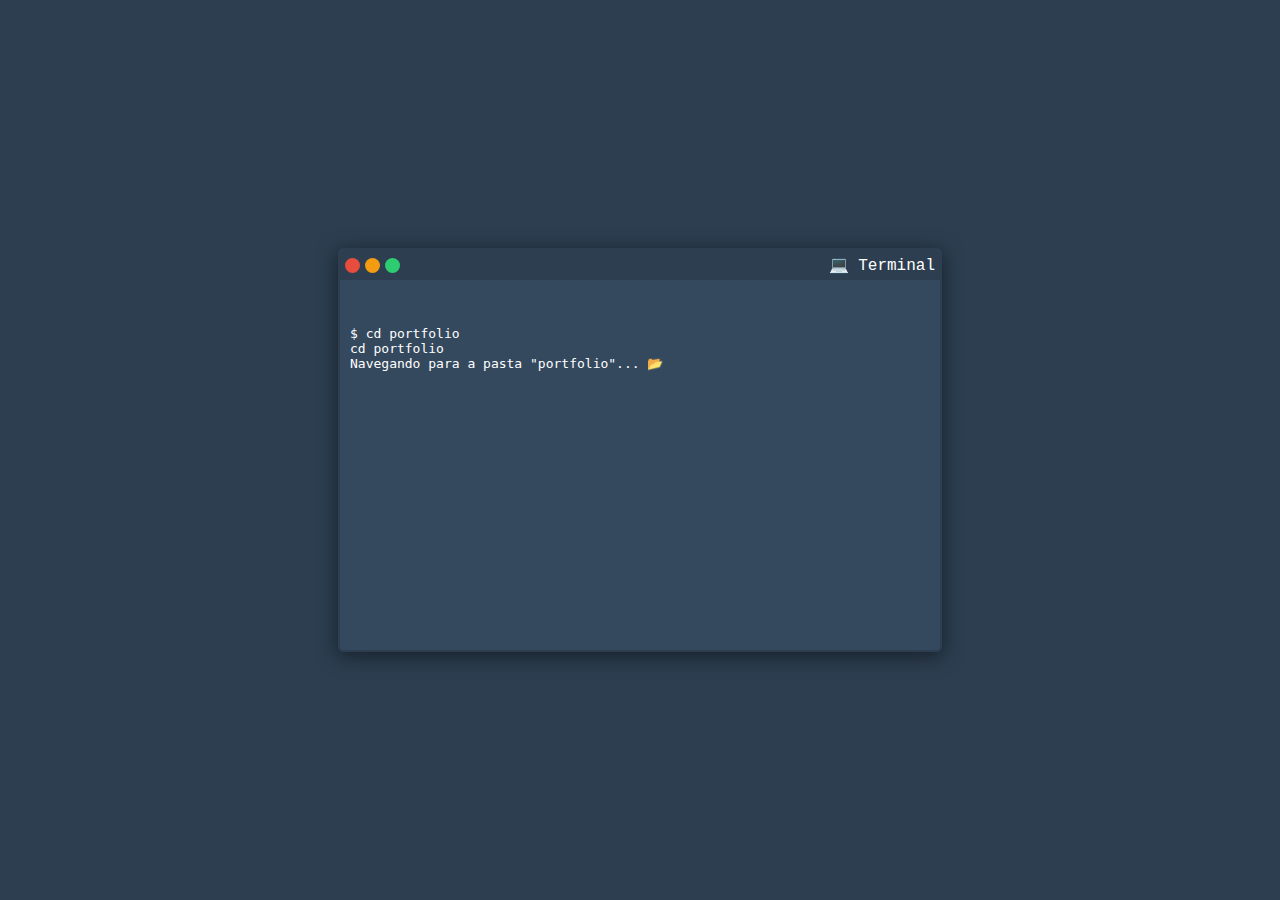
<file: index.html>
<!DOCTYPE html>
<html lang="pt-BR">
<head>
    <meta charset="UTF-8">
    <meta name="viewport" content="width=device-width, initial-scale=1.0">
    <title>Terminal de Hacking</title>
    <style>
        body {
            background-color: #2c3e50;
            display: flex;
            justify-content: center;
            align-items: center;
            height: 100vh;
            margin: 0;
            font-family: 'Courier New', Courier, monospace;
        }

        .window {
            background: #34495e;
            border: 2px solid #2c3e50;
            border-radius: 5px;
            box-shadow: 0 4px 20px rgba(0, 0, 0, 0.5);
            width: 600px;
            height: 400px;
            position: relative;
            overflow: hidden;
        }

        .title-bar {
            background: #2c3e50;
            color: #ffffff;
            display: flex;
            justify-content: space-between;
            align-items: center;
            padding: 5px;
            border-top-left-radius: 5px;
            border-top-right-radius: 5px;
        }

        .buttons {
            display: flex;
        }

        .buttons div {
            width: 15px;
            height: 15px;
            margin-right: 5px;
            border-radius: 50%;
            cursor: pointer;
        }

        .close { background: #e74c3c; }
        .minimize { background: #f39c12; }
        .maximize { background: #2ecc71; }

        .content {
            padding: 10px;
            height: calc(100% - 30px);
            overflow-y: auto;
            color: #ffffff;
            white-space: pre-wrap;
        }

        pre {
            margin: 0;
        }

        .loading {
            display: inline-block;
            animation: blink 1s infinite;
        }

        @keyframes blink {
            0%, 100% { opacity: 1; }
            50% { opacity: 0; }
        }

        .directory {
            color: #3498db;
        }

        .file {
            color: #2ecc71;
        }

        .access-message {
            color: #eeeeee;
            margin-top: 10px;
        }
    </style>
</head>
<body>
    <div class="window">
        <div class="title-bar">
            <div class="buttons">
                <div class="close"></div>
                <div class="minimize"></div>
                <div class="maximize"></div>
            </div>
            <div class="title">💻 Terminal</div>
        </div>
        <div class="content" id="terminal-content">
            <pre id="terminal-output"></pre>
        </div>
    </div>

    <script>
        const terminalOutput = document.getElementById('terminal-output');
        const terminalContent = document.getElementById('terminal-content');

        const commands = [
            'cd portfolio',
            'ls -la',
            'cat curriculo.pdf',
            'cat projetos.html',
            'cd ..',
            'nmap -sP 192.168.0.1/24',
            'ssh user@192.168.0.5',
            'curl -s http://example.com/sensitive-data',
        ];

        const commandResponses = {
            'cd portfolio': 'Navegando para a pasta "portfolio"... 📂\n',
            'ls -la': '📁 portfolio\n-rw-r--r-- 1 user user 1256 curriculo.pdf\n-rw-r--r-- 1 user user 2000 projetos.html\n',
            'cat curriculo.pdf': 'Conteúdo do curriculo.pdf: [Conteúdo do currículo]\n',
            'cat projetos.html': 'Conteúdo do projetos.html: [Conteúdo dos projetos]\n',
            'cd ..': 'Navegando de volta ao diretório anterior... 🔙\n',
            'nmap -sP 192.168.0.1/24': '🔍 Nmap scan report for 192.168.0.1\nHost is up.\n',
            'ssh user@192.168.0.5': '🔒 user@192.168.0.5\'s password: \nAcesso concedido. 🔓',
            'curl -s http://example.com/sensitive-data': '💾 Dados Sensíveis: user:password123\n',
        };

        let currentCommand = 0;
        const totalDuration = 6000; // Total em milissegundos
        const commandDuration = totalDuration / commands.length; // Duração de cada comando

        function typeCommand(command, callback) {
            terminalOutput.innerHTML += `$ ${command} <span class="loading">|</span>\n`;
            let index = 0;
            const typingSpeed = command.length / (commandDuration / 100);

            const interval = setInterval(() => {
                if (index < command.length) {
                    terminalOutput.innerHTML += command[index++];
                } else {
                    clearInterval(interval);
                    terminalOutput.innerHTML += '\n';
                    terminalOutput.innerHTML = terminalOutput.innerHTML.replace(/<span class="loading">.*<\/span>/, '');
                    callback();
                }
                terminalContent.scrollTop = terminalContent.scrollHeight;
            }, typingSpeed);
        }

        function showAccessMessage() {
            terminalOutput.innerHTML += 'Acesso à pasta "portfolio" obtido! 🎉\n';
            terminalOutput.innerHTML += 'Pressione Enter para acessar o seu portfolio.\n';
            terminalContent.scrollTop = terminalContent.scrollHeight;
            window.addEventListener('keydown', function(event) {
                if (event.key === 'Enter') {
                    window.location.href = '../dark-hack/home'; // Redireciona para a página do portfolio
                }
            });
        }

        function simulateTerminal() {
            if (currentCommand < commands.length) {
                const command = commands[currentCommand];
                typeCommand(command, () => {
                    terminalOutput.innerHTML += commandResponses[command] || 'Comando não encontrado.\n';
                    currentCommand++;
                    setTimeout(simulateTerminal, commandDuration);
                });
            } else {
                showAccessMessage();
            }
        }

        simulateTerminal();
    </script>
</body>
</html>
</file>
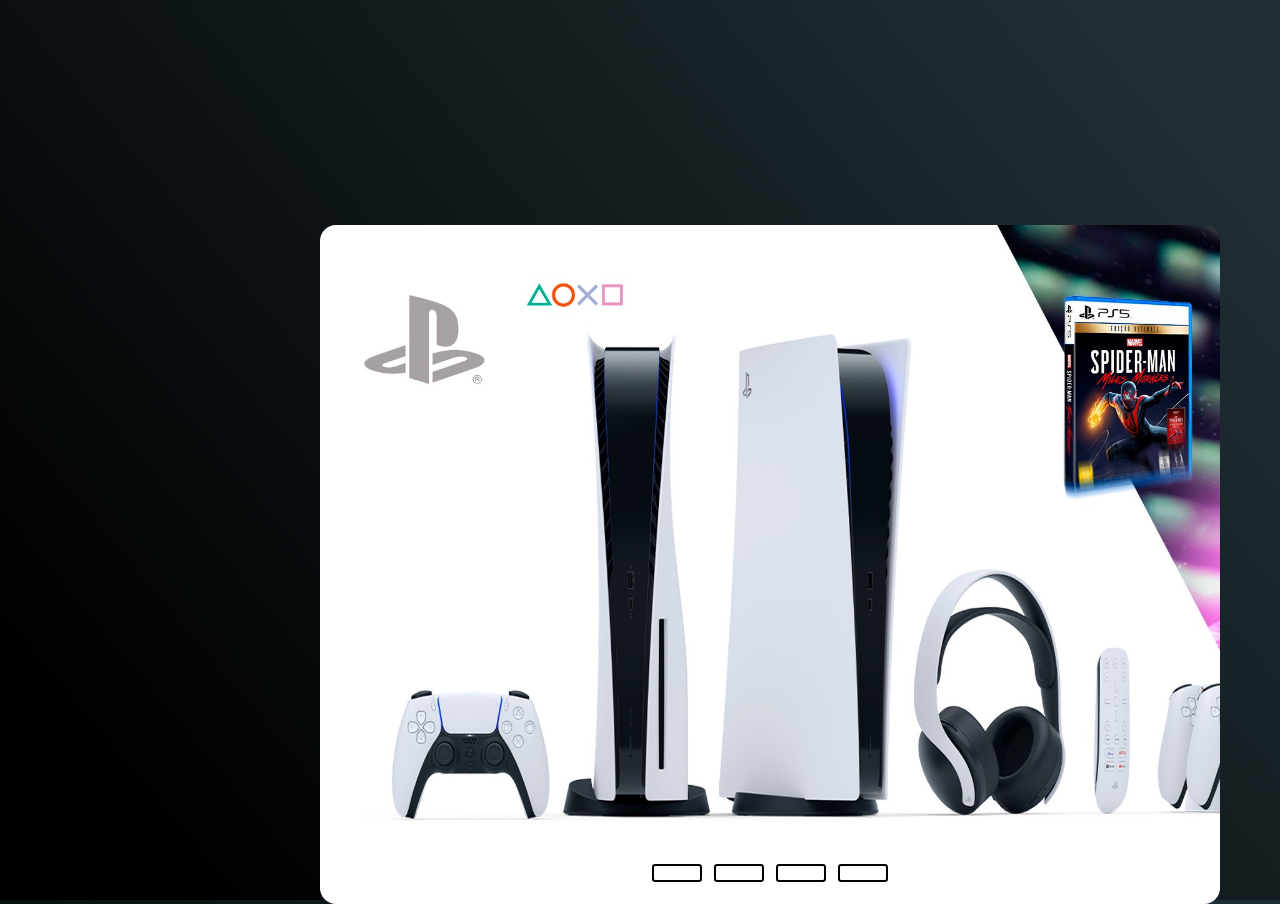
<file: dark-hack/carrossel/index.html>
<!DOCTYPE html>
<html lang="pt-br">
<head>
    <meta charset="UTF-8">
    <meta name="viewport" content="width=device-width, initial-scale=1.0">
    <title>Carrosel de imagens</title>
    <link rel="stylesheet" href="carrossel.css">
</head>
<body>
  <div class="content">
    <div class="slides">
      <input type="radio" name="slide" id="slide1" checked>
      <input type="radio" name="slide" id="slide2">
      <input type="radio" name="slide" id="slide3">
      <input type="radio" name="slide" id="slide4">

      <div class="slide s1">
        <img src="./carrossell-img/1.jpeg" alt="Chalé ao pé da montanha">
      </div>

      <div class="slide">
        <img src="./carrossell-img/2.jpeg" alt="Chalé ao pé da montanha">
      </div>

      <div class="slide">
        <img src="./carrossell-img/3.jpeg" alt="Chalé ao pé da montanha">
      </div>

      <div class="slide">
        <img src="./carrossell-img/4.jpeg" alt="Chalé ao pé da montanha">
      </div>

    </div>

    <div class="navigation">
      <label class="bar" for="slide1"></label>
      <label class="bar" for="slide2"></label>
      <label class="bar" for="slide3"></label>
      <label class="bar" for="slide4"></label>
    </div>
  </div>
</body>
</html>
</file>
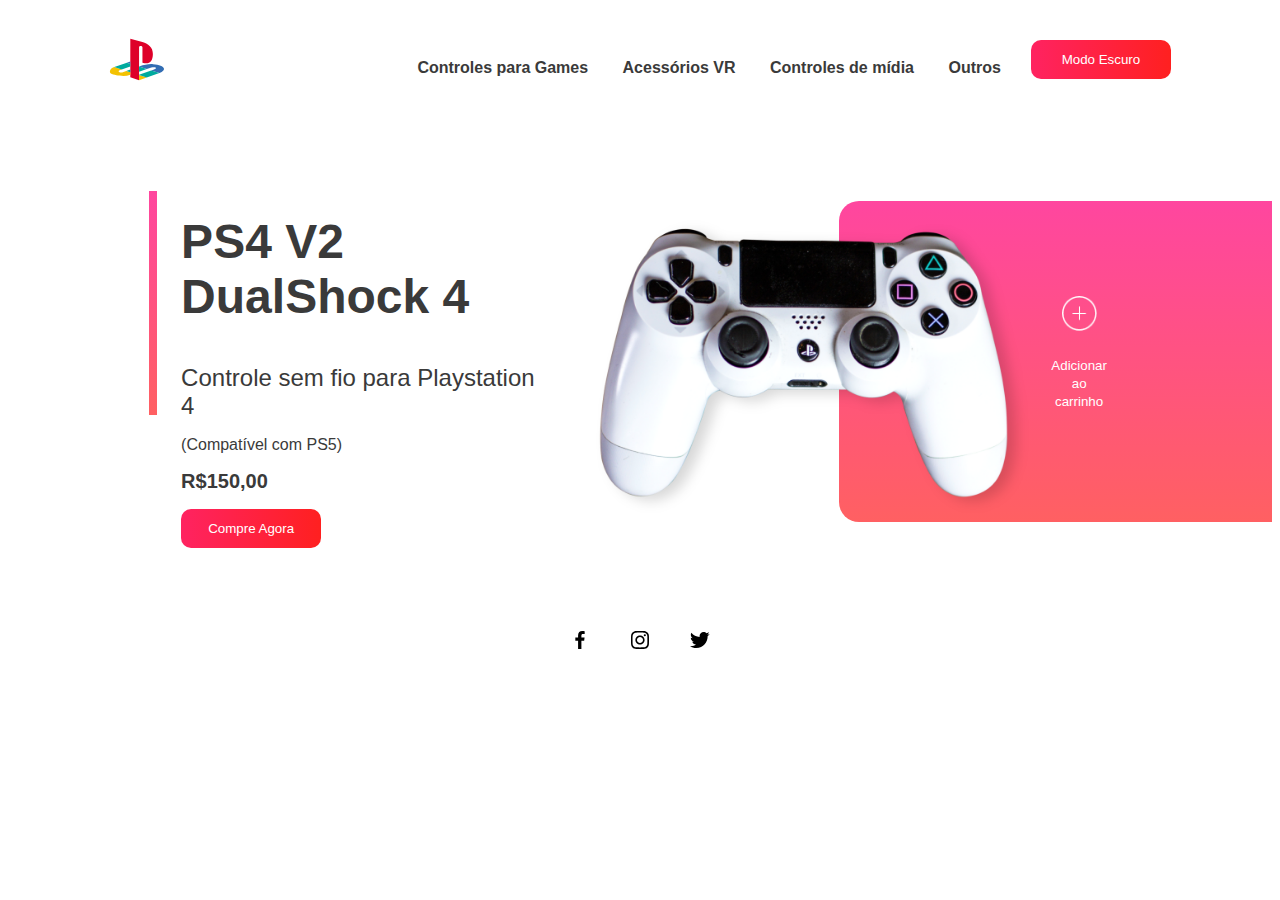
<file: dark-hack/lp2/index.html>
<!DOCTYPE html>
<html lang="pt-br">
  <head>
    <meta charset="UTF-8" />
    <meta name="viewport" content="width=device-width, initial-scale=1.0" />
    <title>Playstation WebStore</title>
    <link rel="stylesheet" href="assets/style.css" />
    <link rel="icon" href="assets/images/logo.svg" />
  </head>

  <body>
    <main class="container">
      <div class="navBar">
        <img src="assets/images/logo.svg" class="logo" />

        <nav>
          <ul id="menuLinks">
            <li><a href="">Controles para Games</a></li>
            <li><a href="">Acessórios VR</a></li>
            <li><a href="">Controles de mídia</a></li>
            <li><a href="">Outros</a></li>
          </ul>
        </nav>

        <!-- Botão de alternância de modo escuro -->
        <button id="toggleDarkMode">Modo Escuro</button>

        <!-- Quando clicarmos no menu, abre o dropdown com links: -->
        <div
          class="menu"
          aria-label="Abrir Menu"
          onclick="toggleMenu(), this.classList.toggle('opened');this.setAttribute('aria-expanded', this.classList.contains('opened'))"
        >
          <svg width="45" height="50" viewBox="0 0 100 100">
            <path
              class="line line1"
              d="M 20,29.000046 H 80.000231 C 80.000231,29.000046 94.498839,28.817352 94.532987,66.711331 94.543142,77.980673 90.966081,81.670246 85.259173,81.668997 79.552261,81.667751 75.000211,74.999942 75.000211,74.999942 L 25.000021,25.000058"
            />
            <path class="line line2" d="M 20,50 H 80" />
            <path
              class="line line3"
              d="M 20,70.999954 H 80.000231 C 80.000231,70.999954 94.498839,71.182648 94.532987,33.288669 94.543142,22.019327 90.966081,18.329754 85.259173,18.331003 79.552261,18.332249 75.000211,25.000058 75.000211,25.000058 L 25.000021,74.999942"
            />
          </svg>
        </div>
      </div>

      <div class="row">
        <div class="col1">
          <h2>
            PS4 V2 <br />
            DualShock 4
          </h2>
          <h3>Controle sem fio para Playstation 4</h3>
          <p>(Compatível com PS5)</p>
          <h4>R$150,00</h4>
          <button type="button" class="buy-now-button">
            Compre Agora <img src="assets/images/arrow.png" />
          </button>
        </div>

        <div class="col2">
          <img src="assets/images/controller.png" class="controller" />
          <div class="controllerBackground"></div>

          <div class="addCartBtn">
            <img src="assets/images/add.png" alt="" />
            <p><small>Adicionar ao carrinho</small></p>
          </div>
        </div>
      </div>

      <div class="socialLinks">
        <img src="assets/images/fb.svg" alt="FacebookIconLink" />
        <img src="assets/images/ig.svg" alt="InstagramIconLink" />
        <img src="assets/images/tw.svg" alt="TwitterIconLink" />
      </div>
    </main>

    <script>
      let menuLinks = document.getElementById("menuLinks");
      menuLinks.style.maxHeight = "0px";

      function toggleMenu() {
        if (menuLinks.style.maxHeight === "0px") {
          menuLinks.style.maxHeight = "130px";
        } else {
          menuLinks.style.maxHeight = "0px";
        }
      }

      // Função para alternar entre modo claro e modo escuro
      document.getElementById('toggleDarkMode').addEventListener('click', () => {
        document.body.classList.toggle('dark-mode');
        document.querySelector('.navBar').classList.toggle('dark-mode');
        document.querySelectorAll('button').forEach(btn => btn.classList.toggle('dark-mode'));
      });
    </script>
  </body>
</html>
</file>
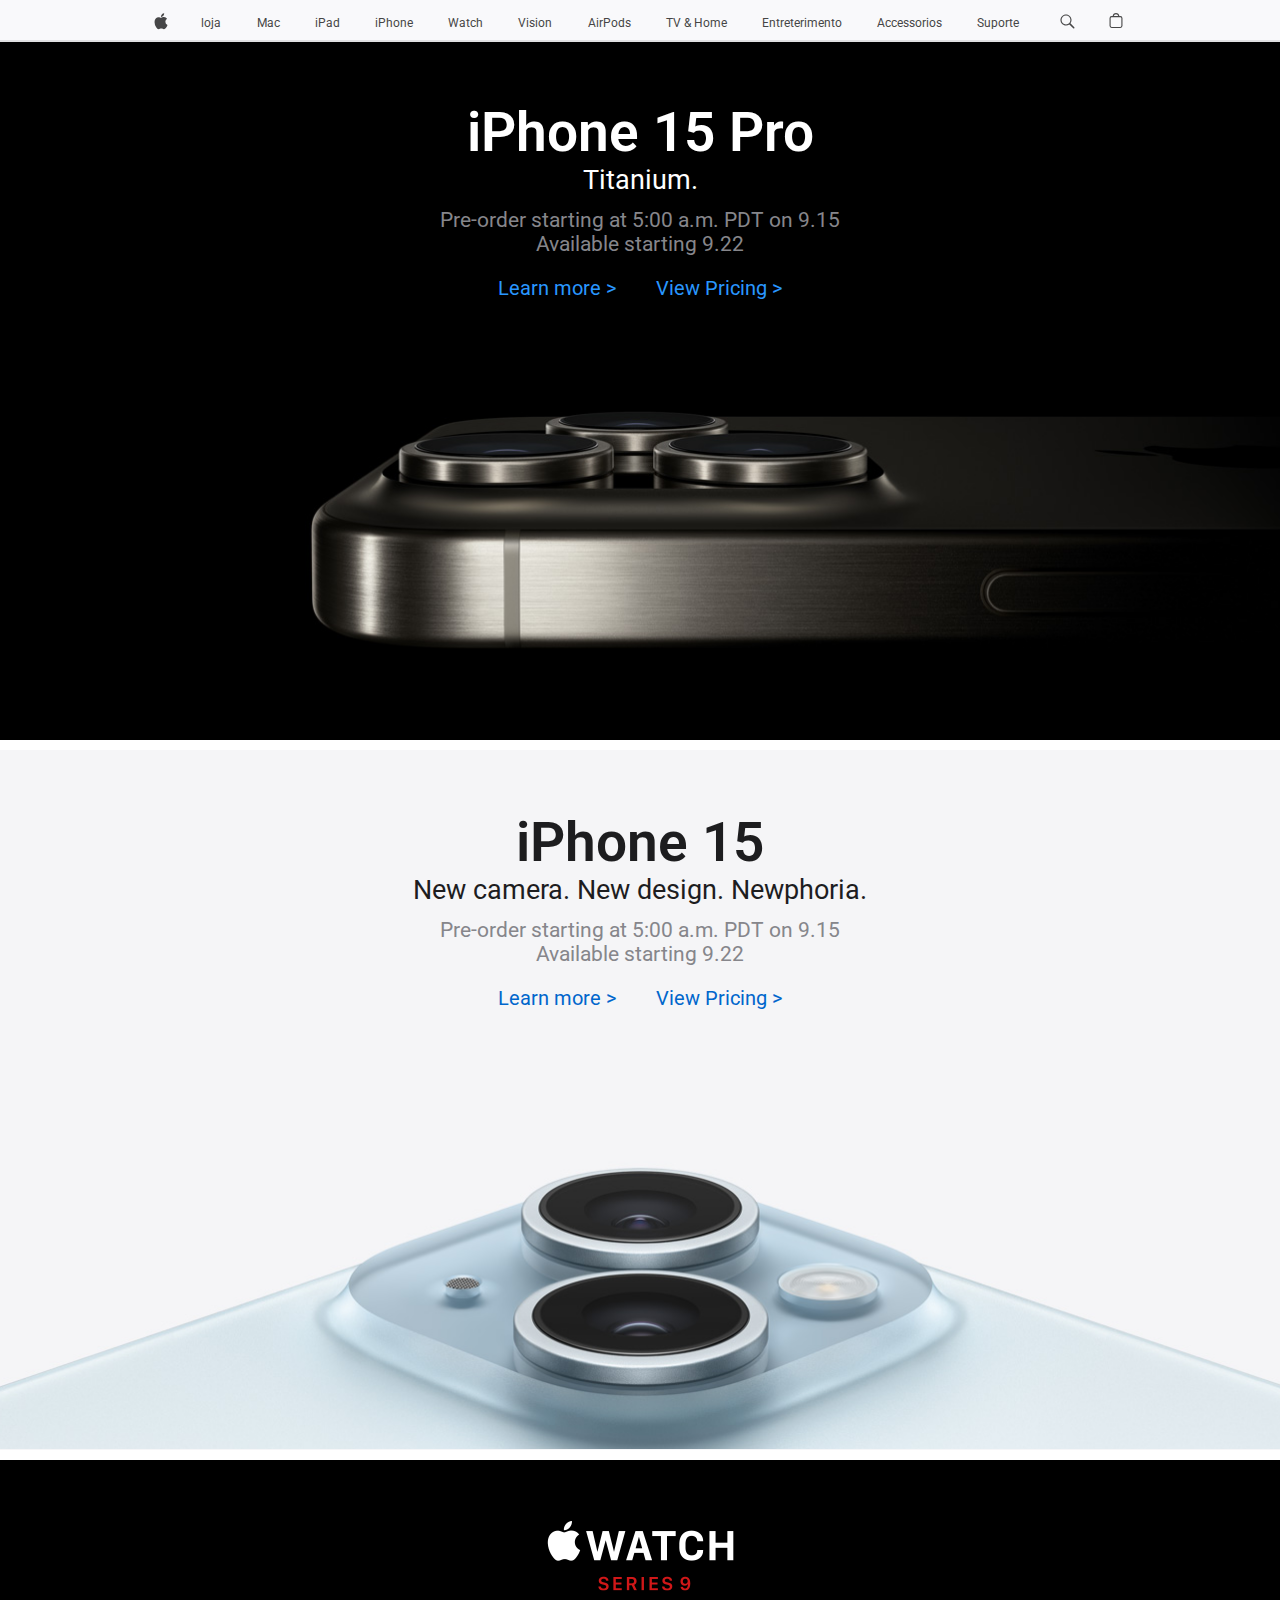
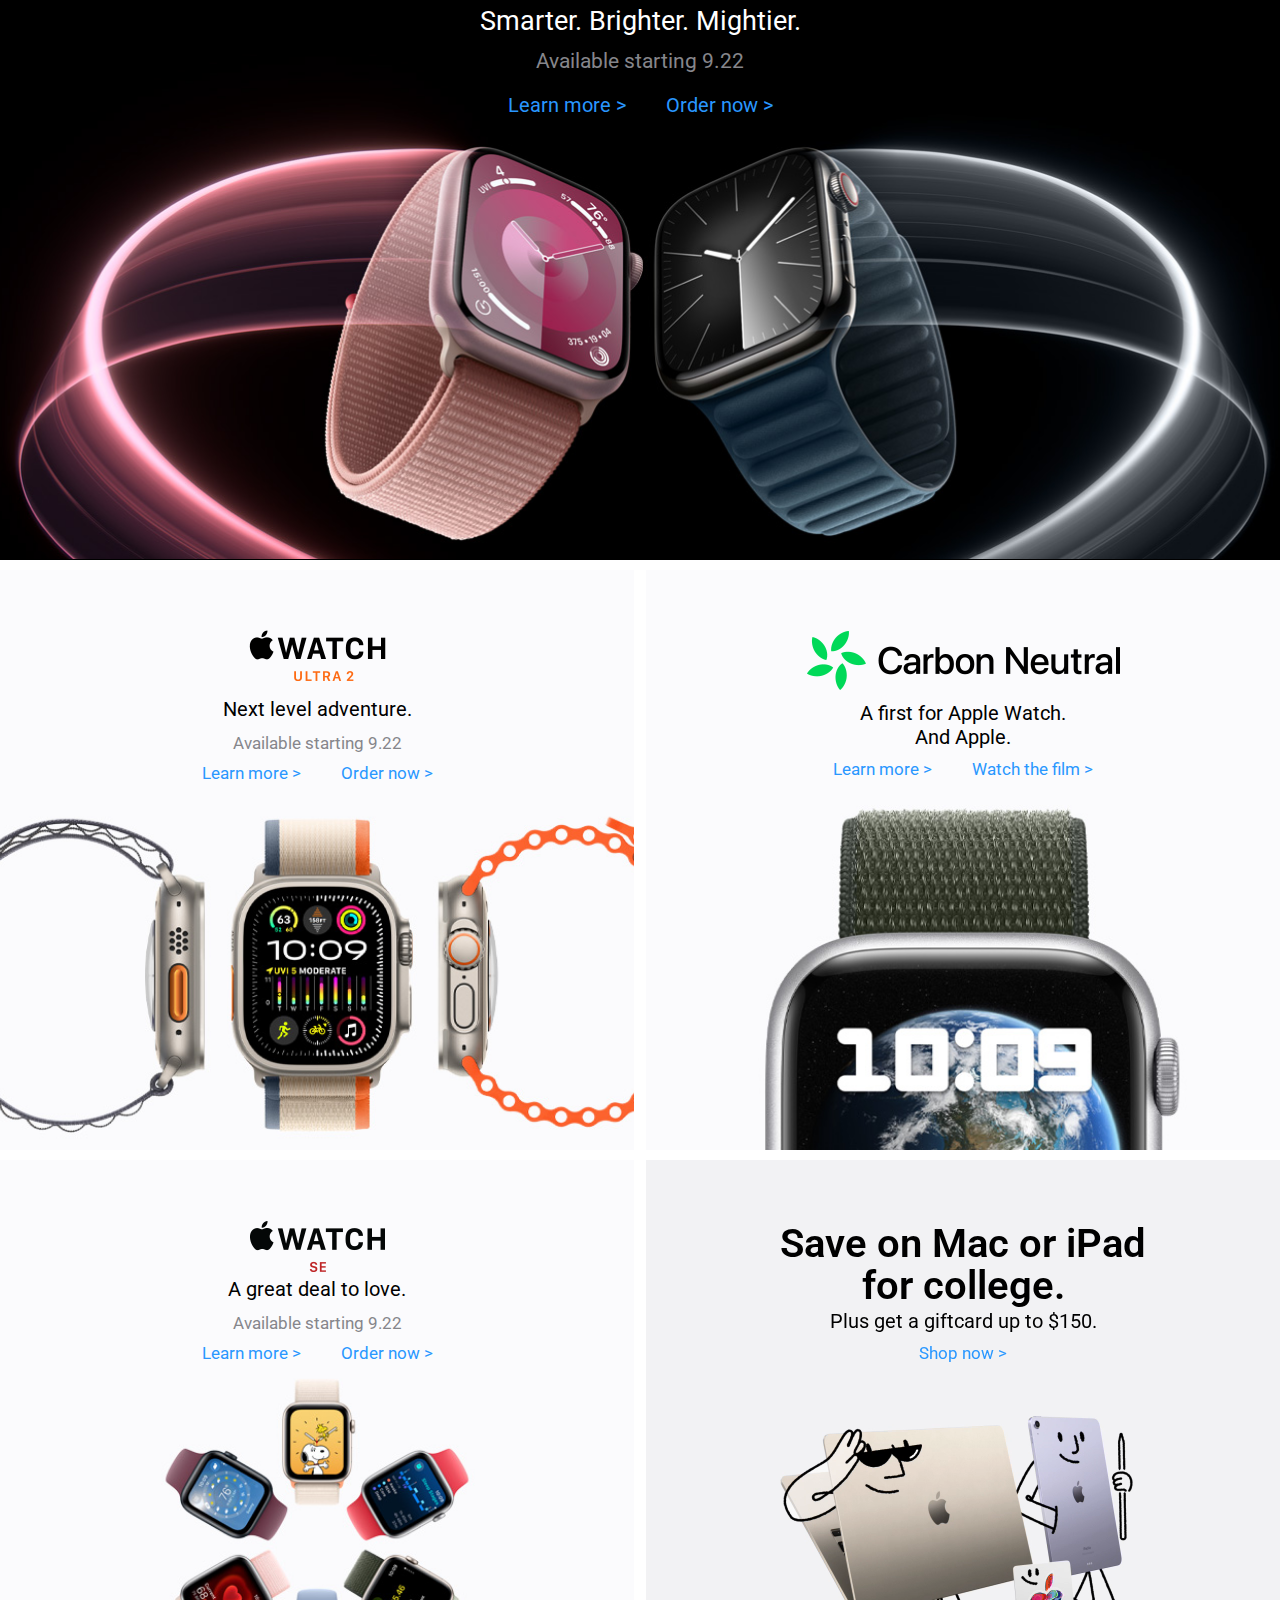
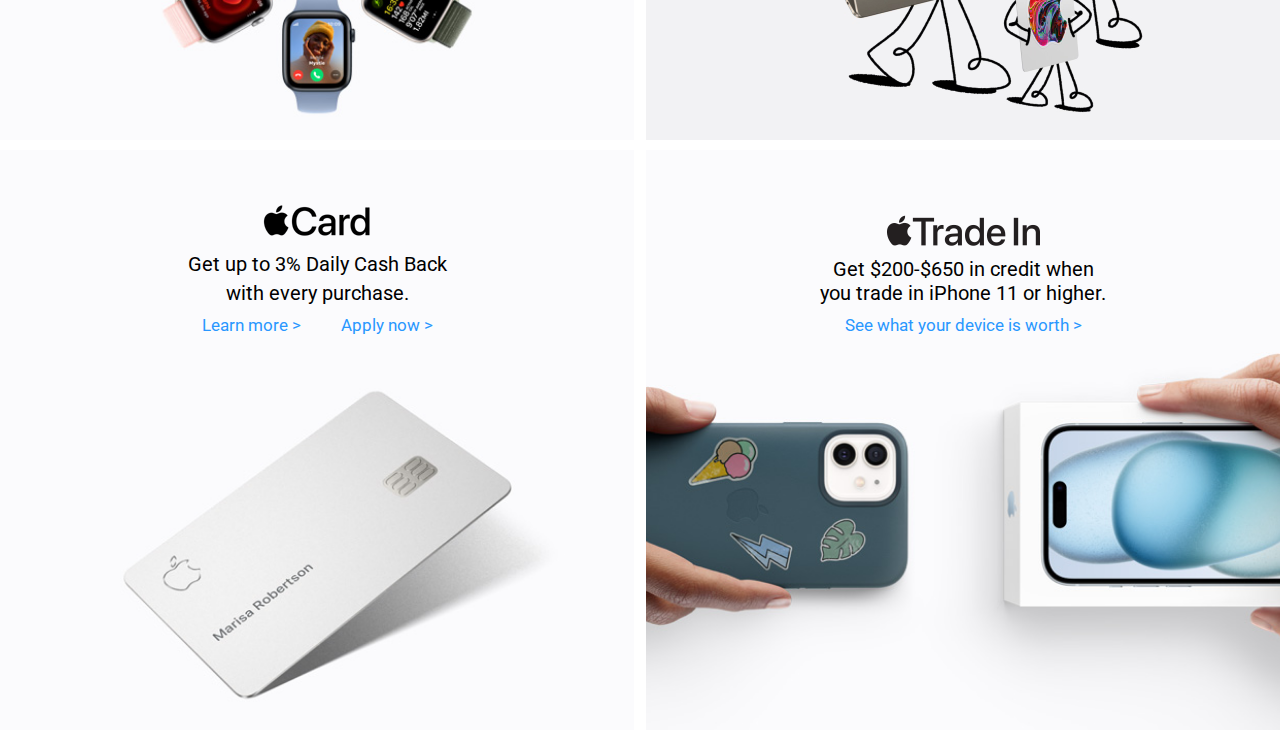
<file: dark-hack/lp3/index.html>
<!DOCTYPE html>
<html lang="en">
<head>

    <!-- Meta Tags -->
    <meta charset="UTF-8">
    <meta name="viewport" content="width=device-width, initial-scale=1.0">
    <meta name="keywords" content="Apple Landing Page Clone">
    <meta name="description" content="Apple Landing Page Clone">

    <!-- Link To CSS Files -->
    <link rel="stylesheet" href="style.css">
    <link rel="stylesheet" media="(max-width:500px)" href="mobile.css">

    <!-- Font Google (Apple Font) -->
    <link rel="preconnect" href="https://fonts.googleapis.com">
    <link rel="preconnect" href="https://fonts.gstatic.com" crossorigin>
    <link href="https://fonts.googleapis.com/css2?family=Roboto&display=swap" rel="stylesheet">

    <!-- Website Title -->
    <title>Apple</title>
    <link rel="icon" href="icons/apple-logo-transparent.png">

</head>
<body>
    <header>
        <div class="container">
            <nav id="navbar">
                <ul>
                    <li class="apple-logo-icon"><a href="#"><img src="icons/apple-logo.png" alt="Apple Logo" class="apple"></a></li>
                    <li><a href="#">loja</a></li>
                    <li><a href="#">Mac</a></li>
                    <li><a href="#">iPad</a></li>
                    <li><a href="#">iPhone</a></li>
                    <li><a href="#">Watch</a></li>
                    <li><a href="#">Vision</a></li>
                    <li><a href="#">AirPods</a></li>
                    <li><a href="#">TV & Home</a></li>
                    <li><a href="#">Entreterimento</a></li>
                    <li><a href="#">Accessorios</a></li>
                    <li><a href="#">Suporte</a></li>
                    <li class="nav-icon"><a href="#"><img src="icons/search-icon.png" alt="Search Icon" class="search"></a></li>
                    <li class="nav-icon"><a href="#"><img src="icons/bag-icon.png" alt="Bag Icon" class="bag"></a></li>
                </ul>
            </nav>
        </div>
    </header>
    <div id="navbar-space"></div>
    
    <section id="iphone-15-pro" class="bg-image-iphone-15-pro">
        <div class="main-title">iPhone 15 Pro</div>
        <div class="sub-title">Titanium.</div>
        <div class="pre-order-big">Pre-order starting at 5:00 a.m. PDT on 9.15</div>
        <div class="pre-order-big-line-2">Available starting 9.22</div>
        <div class="link-group">
            <div class="link"><a href="#">Learn more</a> ></div>
            <div class="link"><a href="#">View Pricing</a> ></div>
        </div>
    </section>

    <div class="space"></div>

    <section id="iphone-15" class="bg-image-iphone-15">
        <div class="main-title">iPhone 15</div>
        <div class="sub-title">New camera. New design. Newphoria.</div>
        <div class="pre-order-big">Pre-order starting at 5:00 a.m. PDT on 9.15</div>
        <div class="pre-order-big-line-2">Available starting 9.22</div>
        <div class="link-group">
            <div class="link"><a href="#">Learn more</a> ></div>
            <div class="link"><a href="#">View Pricing</a> ></div>
        </div>
    </section>

    <div class="space"></div>

    <section id="apple-watch-s9" class="bg-image-apple-watch-s9">
        <div class="main-title"><img src="icons/apple-watch-s9-logo.png" alt=""></div>
        <div class="sub-title">Smarter. Brighter. Mightier.</div>
        <div class="pre-order-big">Available starting 9.22</div>
        <div class="link-group">
            <div class="link"><a href="#">Learn more</a> ></div>
            <div class="link"><a href="#">Order now</a> ></div>
        </div>
    </section>

    <div class="space"></div>

    <div class="container-for-2-section">
        <section id="apple-watch-ultra-2">
            <div class="small-main-title"><img src="icons/apple-watch-ultra-2-logo.png" alt=""></div>
            <div class="small-sub-title">Next level adventure.</div>
            <div class="pre-order-small">Available starting 9.22</div>
            <div class="link-group">
                <div class="link"><a href="#">Learn more</a> ></div>
                <div class="link"><a href="#">Order now</a> ></div>
            </div>
        </section>
        <section id="carbon-neutral">
            <div class="small-main-title"><img src="icons/carbon-neutral-logo.png" alt=""></div>
            <div class="small-sub-title">A first for Apple Watch.</div>
            <div class="small-sub-title">And Apple.</div>
            <div class="link-group">
                <div class="link"><a href="#">Learn more</a> ></div>
                <div class="link"><a href="#">Watch the film</a> ></div>
            </div>
        </section>
    </div>

    <div class="space"></div>

    <div class="container-for-2-section">
        <section id="apple-watch-se">
            <div class="small-main-title"><img src="icons/apple-watch-se-logo.png" alt=""></div>
            <div class="small-sub-title">A great deal to love.</div>
            <div class="pre-order-small">Available starting 9.22</div>
            <div class="link-group">
                <div class="link"><a href="#">Learn more</a> ></div>
                <div class="link"><a href="#">Order now</a> ></div>
            </div>
        </section>
        <section id="save-for-college">
            <div class="small-main-title">Save on Mac or iPad</div>
            <div class="small-main-title second-line">for college.</div>
            <div class="small-sub-title">Plus get a giftcard up to $150.</div>
            <div class="link-group">
                <div class="link"><a href="#">Shop now</a> ></div>
            </div>
            
            <video src="icons/Save-For-College-video.mp4" autoplay loop></video>
        </section>
    </div>

    <div class="space"></div>

    <div class="container-for-2-section">
        <section id="apple-card">
            <div class="small-main-title"><img src="icons/apple-card-logo.png" alt=""></div>
            <div class="small-sub-title">Get up to 3% Daily Cash Back</div>
            <div class="small-sub-title">with every purchase.</div>
            <div class="link-group">
                <div class="link"><a href="#">Learn more</a> ></div>
                <div class="link"><a href="#">Apply now</a> ></div>
            </div>
        </section>
        <section id="trade-in">
            <div class="small-main-title"><img src="icons/iphone-tradein-logo.png" alt=""></div>
            <div class="small-sub-title">Get $200-$650 in credit when</div>
            <div class="small-sub-title">you trade in iPhone 11 or higher.</div>
            <div class="link-group">
                <div class="link"><a href="#">See what your device is worth</a> ></div>
            </div>
            
        </section>
    </div>

    <div class="space"></div>
</file>
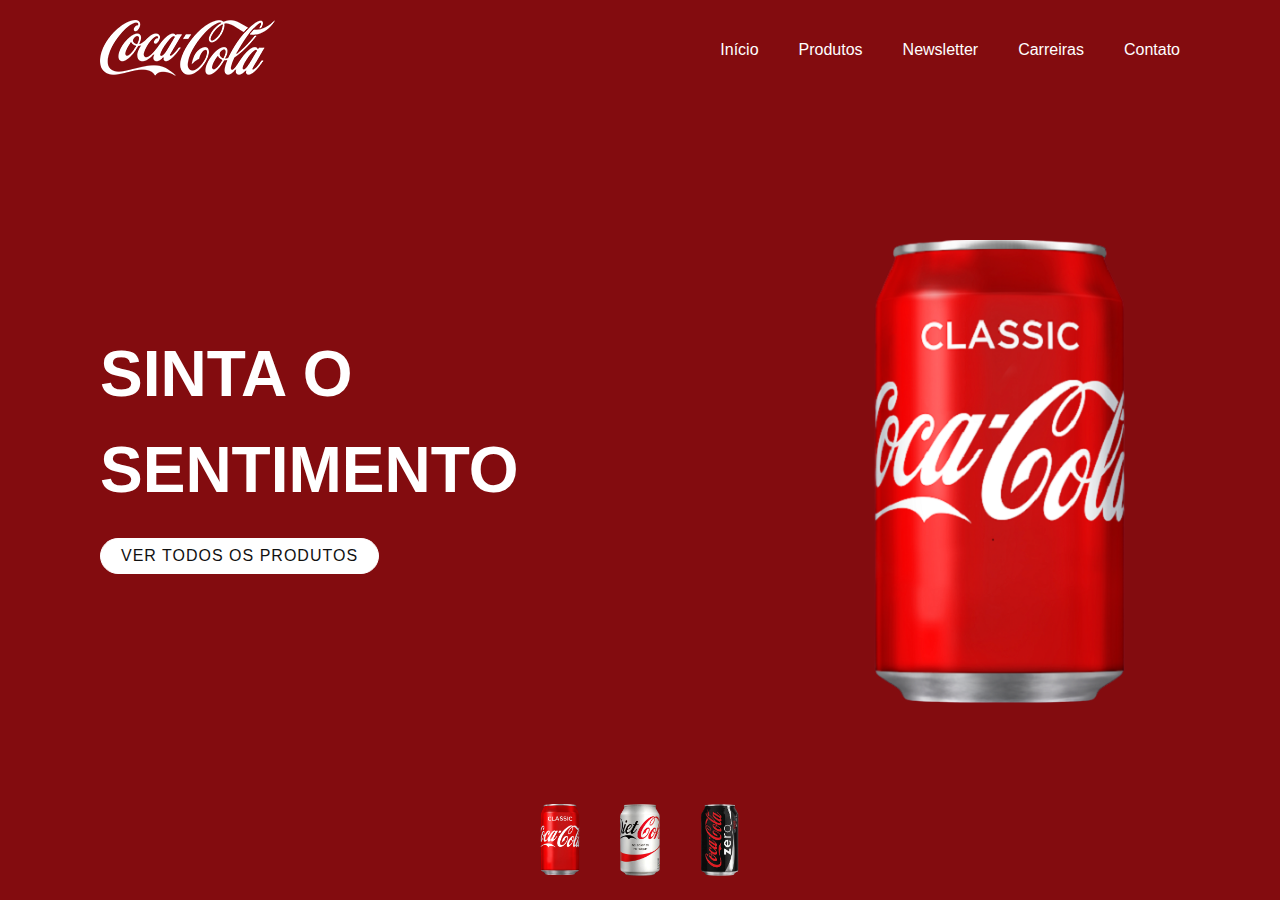
<file: dark-hack/lp4/index.html>
<!DOCTYPE html>
<html lang="pt-BR">
<head>
  <meta charset="UTF-8">
  <meta name="Description" content="Página de apresentação fictícia da Coca-Cola criada para o meu portfólio. Confira meus outros repositórios em https://github.com/stevescruz"/>
  <meta name="viewport" content="width=device-width, initial-scale=1.0">

  <script src="src/App.js" defer></script>

  <link href="css/wrapper.css" rel="stylesheet"/>
  <link href="css/header.css" rel="stylesheet"/>
  <link href="css/content.css" rel="stylesheet"/>
  <link href="css/thumbnails.css" rel="stylesheet"/>
  <link href="css/sidebar.css" rel="stylesheet"/>
  <link href="css/reset.css" rel="stylesheet"/>
  <link href="css/colors.css" rel="stylesheet"/>

  <link href="https://fonts.googleapis.com/css?family=Poppins:200,300,400,500,600,700,800,900&display=swap" rel="text/css">

  <title>Página de Apresentação - Coca-Cola</title>
</head>
<body>
  <div class="wrapper">
    <header class="header">
      <a href='#'>
        <img src="assets/logo.png" alt="logo Coca-Cola" class="logo"/>
      </a>
      <div class="toggleMenu" tabindex="0" role="button" aria-label="Alternar menu"></div>
      <nav class="navbar">
        <ul>
          <div id="marker" aria-hidden="true"></div>
          <li>
            <a href='#'>Início</a>
          </li>
          <li>
            <a href='#'>Produtos</a>
          </li>
          <li>
            <a href='#'>Newsletter</a>
          </li>
          <li>
            <a href='#'>Carreiras</a>
          </li>
          <li>
            <a href='#'>Contato</a>
          </li>
        </ul>
      </nav>
    </header>
    <section class="content">
      <div class="textBox">
        <h2>Sinta o<br/><strong>Sentimento</strong></h2>
         <a href="javascript:void(0)">Ver todos os produtos</a>
      </div>
      <div class="imageBox">
        <img src="assets/coke001.png" alt="Lata clássica de Coca-Cola" class="coke"/>
      </div>
    </section>
    <ul class="thumbnails">
      <li>
        <img tabindex="0" src="assets/coke001.png" alt="Thumbnail da lata clássica de Coca-Cola"/>
      </li>
      <li>
        <img tabindex="0" src="assets/coke002.png" alt="Thumbnail da lata de Diet Coca-Cola"/>
      </li>
      <li>
        <img tabindex="0" src="assets/coke003.png" alt="Thumbnail da lata de Coca-Cola Zero"/>
      </li>
    </ul>
  </div>
</body>
</html>
</file>
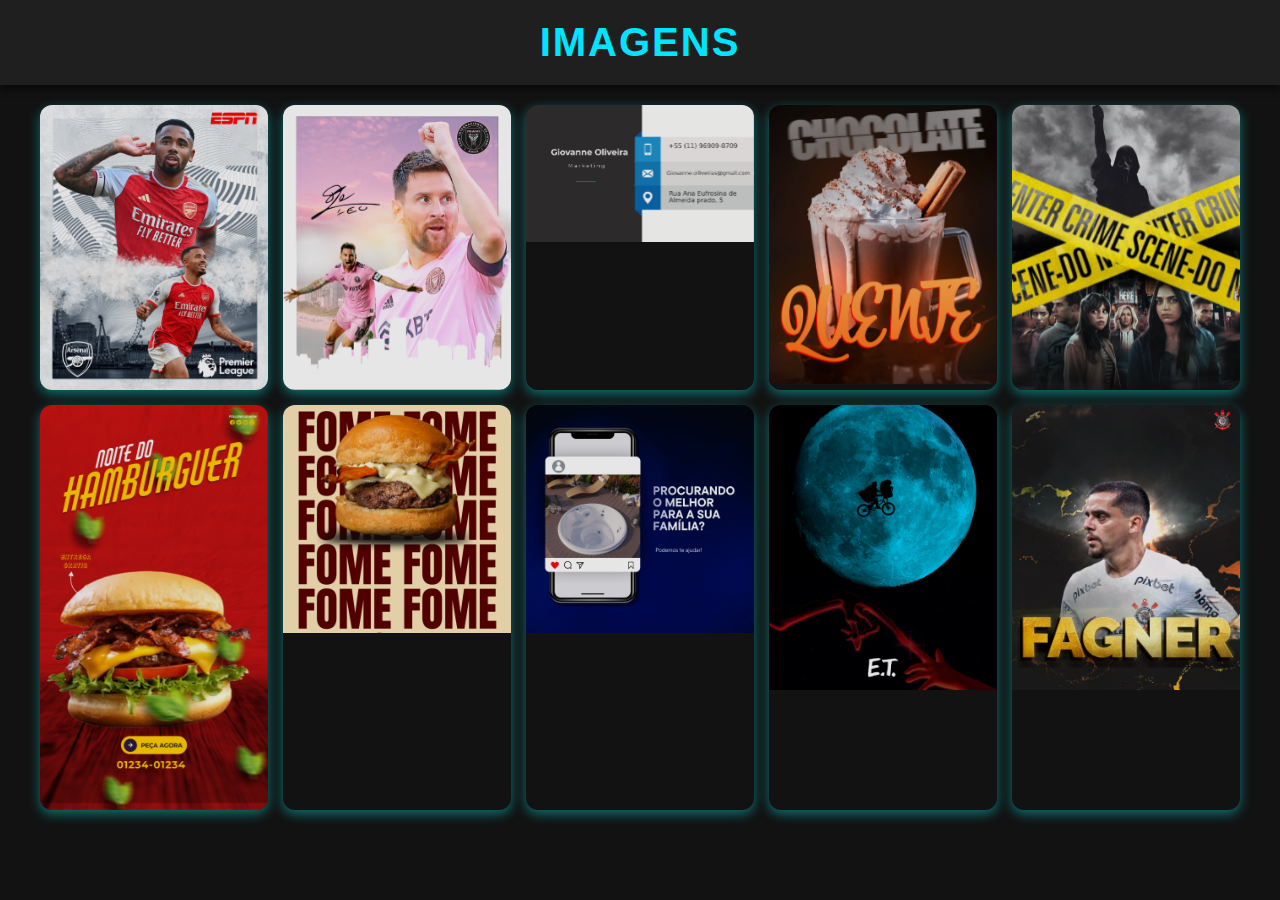
<file: dark-hack/VISU/index.html>
<!DOCTYPE html>
<html lang="pt-br">
<head>
    <meta charset="UTF-8">
    <meta name="viewport" content="width=device-width, initial-scale=1.0">
    <title>Visualizador de Imagens</title>
    <link rel="stylesheet" href="style.css">
</head>
<body>
    <header>
        <h1>Imagens</h1>
    </header>
    <main>
        <div class="gallery">
            <div class="gallery-item">
                <img src="../foot/img/298e661b-8a91-4fe4-a5f6-adcfbbe0e55f.jpeg" alt="Imagem 1">
            </div>
            <div class="gallery-item">
                <img src="../foot/img/MESSI.png" alt="Imagem 2">
            </div>
            
            <div class="gallery-item">
                <img src="../foot/img/1137.png" alt="Imagem 4">
            </div>
            <div class="gallery-item">
                <img src="../foot/img/9e8d686d-7a79-4fc9-808c-0548bcb0d4bb.jpeg" alt="Imagem 5">
            </div>
            <div class="gallery-item">
                <img src="../foot/img/Design sem nome.png" alt="Imagem 6">
            </div>
            <div class="gallery-item">
                <img src="../foot/img/food_instagram_story_16.png" alt="Imagem 7">
            </div>
            <div class="gallery-item">
                <img src="../foot/img/Instagram post para marketing digital ousado azul (1).png" alt="Imagem 8">
            </div>
            <div class="gallery-item">
                <img src="../foot/img//Instagram post para marketing digital ousado azul.png" alt="Imagem 9">
            </div>
            <div class="gallery-item">
                <img src="../foot/img/be67c68c-d857-4151-9769-b323e229dd07.jpeg" alt="Imagem 10">
            </div>
            <div class="gallery-item">
                <img src="../foot/img/56bbd8af-fc1a-4f84-84eb-018f40c38363.jpeg" alt="Imagem 10">
            </div>
        </div>

        <div class="modal" id="modal">
            <span class="close" id="close">&times;</span>
            <img class="modal-content" id="modal-image">
        </div>
    </main>

    <script src="script.js"></script>
</body>
</html>
</file>
<file: dark-hack/carrossel/carrossel.css>
*{
  padding: 0;
  margin: 0;
  box-sizing: border-box;
  text-decoration:none;
}

body{
  height: 100vh;
  width: 100vw;
	background: linear-gradient( 50deg, #000000 10% ,  #1f2e33 90%)
}

.content{
  width: 900px;
  height: px;
  overflow: hidden;
  border-radius: 1rem;
  position: absolute;
  top: 25%;
  left: 25%;
}

.navigation{
  position: absolute;
  bottom: 1rem;
  left: 50%;
  transform: translate(-50%);
  display: flex;
}


.bar{
  margin: 6px;
  border: 2px solid #000000;
  border-radius: 0.2rem;
  cursor: pointer;
  width: 50px;
  height: 18px;
}

.bar:hover{
  transition: 0.7s;
  background-color: #000000;
}

input{
  display: none;
}

.slides{
  display: flex;
  width: 300%;
  height: 100%;
}

.slide{
  width: 25%;
  transition: 0.6s;
}

.slide img{
  width: 100%;
  height: 100%;
}

#slide1:checked ~ .s1{
  margin-left: 0%;
}

#slide2:checked ~ .s1{
  margin-left: -25%;
}

#slide3:checked ~ .s1{
  margin-left: -50%;
}

#slide4:checked ~.s1{
  margin-left: -75%;
}
</file>
<file: dark-hack/lp2/assets/style.css>
/* Define a base de cores do modo claro */
:root {
    --bg: white;
    --txtColor: rgb(58, 58, 58);
    --subtitle: grey;
    --title: black;
    --main: red;
    --second: white;
    --third: black;
    --gradient1: #ff2361;
    --gradient2: #ff2020;
    --gradient3: #ff469f;
    --gradient4: #ff6062;
  }
  
  /* Estilos para o modo escuro */
  body.dark-mode {
    --bg: #121212;
    --txtColor: #e0e0e0;
    --subtitle: #b0b0b0;
    --title: #ffffff;
    --main: #ff2361;
    --second: #333333;
    --third: #ffffff;
    --gradient1: #ff2361;
    --gradient2: #ff2020;
    --gradient3: #ff469f;
    --gradient4: #ff6062;
  }
  
  /* Aplicar as variáveis no CSS */
  body {
    background-color: var(--bg);
    color: var(--txtColor);
    font-family: sans-serif;
  }
  
  .container {
    width: 100%;
    min-height: 100%;
    padding-left: 8%;
    padding-right: 8%;
    box-sizing: border-box;
    overflow: hidden;
  }
  
  .navBar {
    width: 100%;
    display: flex;
    align-items: center;
    background-color: var(--bg);
  }
  
  .navBar .logo {
    width: 3.5rem;
    cursor: pointer;
    margin: 30px 0;
  }
  
  .menuIcon {
    width: 2.5rem;
    cursor: pointer;
    display: none;
  }
  
  nav {
    flex: 1;
    text-align: right;
  }
  
  nav ul li {
    list-style: none;
    display: inline-block;
    margin-right: 30px;
  }
  
  nav ul li a {
    text-decoration: none;
    color: var(--txtColor);
    font-weight: 600;
  }
  
  nav ul li a:hover {
    color: var(--third);
  }
  
  .row {
    display: flex;
    justify-content: space-between;
    align-items: center;
    margin: 4rem 4rem;
  }
  
  .col1 {
    flex-basis: 40%;
    position: relative;
    margin-left: 0.5rem;
  }
  
  .col1 h2 {
    font-size: 3rem;
  }
  
  .col1 h3 {
    font-size: 1.5rem;
    color: var(--txtColor);
    font-weight: 500;
    margin: 0.2rem 0 0.1rem;
  }
  
  .col1 p {
    font-size: 1rem;
    color: var(--txtColor);
    font-weight: 100;
  }
  
  .col1 h4 {
    margin: 1rem 0;
    font-size: 20px;
  }
  
  button {
    width: 140px;
    border: none;
    padding: 12px 10px;
    outline: none;
    color: white;
    border-radius: 10px;
    cursor: pointer;
    background: linear-gradient(to right, var(--gradient1), var(--gradient2));
    transition: width 0.5s;
  }
  
  button img {
    width: 30px;
    display: none;
  }
  
  button:hover img {
    display: block;
  }
  
  button:hover {
    width: 160px;
    display: flex;
    align-items: center;
    justify-content: space-between;
  }
  
  .col1::after {
    content: "";
    width: 8px;
    height: 60%;
    position: absolute;
    background: linear-gradient(var(--gradient3), var(--gradient4));
    left: -2rem;
    top: 1rem;
  }
  
  .col2 {
    position: relative;
    flex-basis: 60%;
    display: flex;
    align-items: center;
  }
  
  .col2 .controller {
    width: 90%;
  }
  
  .controllerBackground {
    position: absolute;
    right: 0;
    top: 0;
    border-radius: 20px 0 0 20px;
    height: 100%;
    width: 80%;
    background: linear-gradient(var(--gradient3), var(--gradient4));
    z-index: -1;
    display: flex;
    transform: translate(11rem);
  }
  
  .addCartBtn img {
    width: 35px;
    margin-bottom: 5px;
  }
  
  .addCartBtn {
    text-align: center;
    color: var(--second);
    cursor: pointer;
  }
  
  .socialLinks img {
    height: 1.5rem;
    margin: 1rem;
    cursor: pointer;
  }
  
  .socialLinks {
    text-align: center;
  }
  
  @media only screen and (max-width: 900px) {
    nav ul {
      width: 100%;
      height: 7rem;
      background: linear-gradient(var(--gradient3), var(--gradient4));
      position: absolute;
      top: 5rem;
      right: 0;
      z-index: 2;
    }
    
    nav ul li {
      display: block;
      margin-top: 0.5rem;
      margin-bottom: 0.1rem;
    }
    
    nav ul li a {
      color: var(--second);
    }
    
    #menuLinks {
      overflow: hidden;
      transition: 0.5s;
    }
  
    .menu {
      background-color: transparent;
      border: none;
      cursor: pointer;
      display: flex;
      padding: 0;
      visibility: visible;
    }
    
    .line {
      fill: none;
      stroke: black;
      stroke-width: 6;
      transition: stroke-dasharray 600ms cubic-bezier(0.4, 0, 0.2, 1),
        stroke-dashoffset 600ms cubic-bezier(0.4, 0, 0.2, 1);
    }
    
    .opened .line1 {
      stroke-dasharray: 90 207;
      stroke-dashoffset: -134;
      stroke-width: 6;
    }
    
    .opened .line2 {
      stroke-dasharray: 1 60;
      stroke-dashoffset: -30;
      stroke-width: 6;
    }
    
    .opened .line3 {
      stroke-dasharray: 90 207;
      stroke-dashoffset: -134;
      stroke-width: 6;
    }
  
    .logo {
      width: 3rem;
    }
    
    .menuIcon {
      width: 2rem;
    }
    
    .row {
      flex-direction: column-reverse;
      margin: 0.5rem 0;
      margin-top: 2rem;
    }
    
    .col1 {
      flex-basis: 100%;
    }
    
    .col1 h2 {
      font-size: 2rem;
    }
    
    .col1 h3 {
      font-size: 1.1rem;
    }
    
    .col1 p {
      font-size: 0.8rem;
    }
    
    .col2 {
      flex-basis: 100%;
      margin-bottom: 0.5rem;
    }
    
    .col2 .controller {
      width: 70%;
    }
    
    .controllerBackground {
      transform: translate(75px);
      height: 85%;
    }
    
    .addCartBtn img {
      margin-top: -1.5rem;
    }
    
    .socialLinks {
      margin-top: 4rem;
    }
  }
  
  @media only screen and (min-width: 900px) {
    .menu {
      display: none;
    }
  }
</file>
<file: dark-hack/lp3/style.css>
* {
    margin: 0px;
    padding: 0px;
    box-sizing: border-box;
}

html {
    font-family: 'Roboto', sans-serif;
    color: #1D1D1F;
}

/* Section Links */

.link-group {
    display: flex;
    justify-content: center;
}

.link {
    color: #0066CC;
    font-size: 20px;
    margin-right: 40px;
    margin-top: 10px;
}

.link:last-child {
    margin-right: 0px;
}

.link a {
    color: #0066CC;
    text-decoration: none;
    font-size: 20px;
}

.link a:hover {
    text-decoration: underline;
}

/* Main-Title */

.main-title {
    font-size: 55px;
    font-weight: 600;
    padding-top: 60px;
}

/* Second-Line-Main-Title */

.second-line-main-title {
    font-size: 55px;
    font-weight: 600;
    margin-top: -5px;
}

/* Sub-Title */

.sub-title {
    font-size: 27px;
    font-weight: 400;
}

div {
    text-align: center;
}

/* Pre-Order-Titles */

.pre-order-big {
    color: #86868B;
    font-size: 21px;
    margin-top: 12px;
}

.pre-order-big-line-2 {
    color: #86868B;
    font-size: 21px;
    margin-bottom: 10px;
}

.pre-order-small {
    color: #86868B;
    font-size: 17px;
    margin-top: 12px;
}

/* NavBar */

#navbar-space {
    height: 40px;
}

#navbar {
    position: fixed;
    width: 100%;
    display: flex;
    justify-content: space-between;
    align-items: center;
    padding: 0 0.75rem;
    height: 42px;
    font-size: 12px;
    opacity: 0.9;
    background-color: #F9F9FB;
    z-index: 100;
}

#navbar ul {
    list-style-type: none;
    display: flex;
    align-items: center;
    margin: 0 auto;
    margin-top: 3px;
}

#navbar ul a {
    padding: 1.1rem;
    text-decoration: none;
    color: #313131;
}

#navbar ul a:hover {
    opacity: 0.5;
}

.apple {
    margin-right: -15px;
}

.search {
    margin-left: -10px;
}

.bag {
    margin-top: -3px;
    margin-left: -30px;
}

/* SECTION: iPhone 15 Pro */

#iphone-15-pro {
    height: 700px;
    color: white;
}

.bg-image-iphone-15-pro {
    background-color: #000000;
    background-image: url(icons/iphone-15-pro.jpg);
    background-repeat: no-repeat;
    background-position: center;
    background-size: 3000px;
    background-position-y: -30px;
}

#iphone-15-pro .link-group .link {
    color: #2997FF;
}

#iphone-15-pro .link-group .link a {
    color: #2997FF;
}



/* SECTION: Small Space */

.space {
    width: 100%;
    height: 10px;
    background-color: rgb(255, 255, 255);
}

/* SECTION: İphone 15 */

#iphone-15 {
    height: 700px;
}

.bg-image-iphone-15 {
    background-color: #F5F5F7;
    background-image: url(icons/iphone-15.jpg);
    background-repeat: no-repeat;
    background-position: center;
    background-size: 3000px;
    background-position-y: -35px;
}

/* SECTION: Apple Watch Series 9 */

#apple-watch-s9 {
    height: 700px;
    color: white;
}

.bg-image-apple-watch-s9 {
    background-color: #000000;
    background-image: url(icons/apple-watch-s9.jpg);
    background-repeat: no-repeat;
    background-position: center;
    background-size: 3000px;
    background-position-y: -35px;
}

#apple-watch-s9 .pre-order-big {
    margin-bottom: 10px;
}

#apple-watch-s9 .link-group .link {
    color: #2997FF;
}

#apple-watch-s9 .link-group .link a {
    color: #2997FF;
}

/* --- Titles For Smaller Sections --- */

.small-main-title {
    font-size: 40px;
    font-weight: 600;
    padding-top: 60px;
    color: rgb(0, 0, 0);
}

.small-sub-title {
    font-size: 20px;
    font-weight: 400;
    color: rgb(0, 0, 0);
}

/* SECTION: Container-For-2-Section */

.container-for-2-section {
    background-color: rgb(255, 255, 255);
    display: flex;
    justify-content: center;
}

/* SECTTION: Apple-Watch-Ultra-2 */

#apple-watch-ultra-2 {
    background-color: #FBFBFD;
    background-image: url(icons/apple-watch-ultra-2.jpg);
    background-repeat: no-repeat;
    background-size: 1300px;
    background-position: center;
    width: 935px;
    height: 580px;
    margin-right: 12px;
}

#apple-watch-ultra-2t .small-main-title {
    margin-top: 350px;
}

#apple-watch-ultra-2 .small-sub-title {
    margin-top: 5px;
}

#apple-watch-ultra-2 .link-group a {
    color: #2997FF;
    font-size: 17px;
}

#apple-watch-ultra-2 .link-group .link {
    color: #2997FF;
    font-size: 17px;
}

#apple-watch-s9 .pre-order-small {
    margin-bottom: 10px;
}

/* SECTION: Carbon Neutral */

#carbon-neutral {
    background-color: #FBFBFD;
    width: 935px;
    height: 580px;
    background-image: url(icons/carbon-neutral.jpg);
    background-position: center;
    background-size: 1300px;
    background-repeat: no-repeat;
    background-position-y: -4px;
}

#carbon-neutral .link-group a {
    color: #2997FF;
    font-size: 17px;
}

#carbon-neutral .link-group .link {
    color: #2997FF;
    font-size: 17px;
}

/* SECTION: Apple Watch SE */

#apple-watch-se {
    background-color: #FBFBFD;
    background-image: url(icons/apple-watch-se.jpg);
    background-repeat: no-repeat;
    background-size: 1300px;
    background-position: center;
    background-position-y: -20px;
    width: 935px;
    height: 580px;
    margin-right: 12px;
}

#apple-watch-se .small-sub-title {
    margin-top: -5px;
}

#apple-watch-se .link-group a {
    color: #2997FF;
    font-size: 17px;
}

#apple-watch-se .link-group .link {
    color: #2997FF;
    font-size: 17px;
}

/* SECTION: Save For College */

#save-for-college {
    position: relative;
    width: 935px;
    height: 580px;
}

#save-for-college video {
    width: 100%;
    height: 100%;
    object-fit: cover;
    position: absolute;
    top: 0;
    left: 0;
}

#save-for-college .small-main-title,
#save-for-college .small-main-title.second-line,
#save-for-college .small-sub-title,
#save-for-college .link-group {
    position: relative;
    z-index: 1;
}

#save-for-college .second-line {
    margin-top: -65px;
}

#save-for-college img {
    width: 140px;
}

#save-for-college .link-group a {
    color: #2997FF;
    font-size: 17px;
}

#save-for-college .link-group .link {
    color: #2997FF;
    font-size: 17px;
}

/* SECTTION: Apple Card */

#apple-card {
    background-color: #FBFBFD;
    background-image: url(icons/apple-card.jpg);
    background-repeat: no-repeat;
    background-size: 1300px;
    background-position: center;
    width: 935px;
    height: 580px;
    margin-right: 12px;
}

#apple-card .small-main-title {
    margin-top: -10px;
}

#apple-card .small-sub-title {
    margin-top: 5px;
}

#apple-card .link-group a {
    color: #2997FF;
    font-size: 17px;
}

#apple-card .link-group .link {
    color: #2997FF;
    font-size: 17px;
}

#apple-card .pre-order-small {
    margin-bottom: 10px;
}

/* SECTION: Trade In */

#trade-in {
    background-color: #FBFBFD;
    width: 935px;
    height: 580px;
    background-image: url(icons/iphone-tradein.jpg);
    background-position: center;
    background-size: 1300px;
    background-repeat: no-repeat;
    background-position-y: -4px;
}

#trade-in .link-group a {
    color: #2997FF;
    font-size: 17px;
}

#trade-in .link-group .link {
    color: #2997FF;
    font-size: 17px;
}

/* SECTION: Creator */

#creator {
    height: 700px;
    color: white;
    margin: 0 auto;
    width: 99%;
}

.bg-image-creator {
    background-image: url(icons/creator-background.jpg);
    background-repeat: no-repeat;
    background-position: center;
    background-size: 1950px;
    background-position-y: -60px;
}

#creator .main-title {
    padding-top: 250px;
}


#creator .link-group a {
    color: #2997FF;
    font-size: 20px;
}

#creator .link-group .link {
    color: #2997FF;
    font-size: 20px;
}

/* SECTION: Footer */

#footer {
    width: 100%;
    height: 390px;
}

#footer a {
    color: #474747;
}

.bg-footer {
    background-color: #F5F5F7;
    color: #7C7C81;
    display: flex;
    justify-content: center;
}

#footer .text-box {
    margin-top: 20px;
}

#footer p {
    font-size: 13px;
    width: 1000px;
    text-align: left;
}

#footer hr {
    background-color:   #bebebe;
    height: 1px;
    border: none;
}

/* SECTION: Footer-Categories */

#footer-categories {
    width: 100%;
    height: 480px;
}

.bg-footer-categories {
    background-color: #F5F5F7;
}

#footer-categories .line-1, .line-2, .line-3, .line-4, .line-5 {
    font-size: 13px;
    width: 500px;
    margin-right: 50px;
    text-align: left;
}

#footer-container {
    display: flex;
    margin: 0 auto;
    width: 1000px;
    line-height: 25px;
}

#footer-container .links a {
    color: #7C7C81;
}

#footer-container a {
    text-decoration: none;
}

#footer-container a:hover {
    text-decoration: underline;
}
</file>
<file: dark-hack/lp3/mobile.css>
html {
    font-size: 16px;
}

/* Navbar */

#navbar {
    z-index: 100;
}

.apple {
    margin-right: 200px;
    margin-left: -20px;
}

.search {
    margin-left: -10px;
    margin-right: -30px;
}

.bag {
    margin-top: -3px;
    margin-left: -10px;
    margin-right: -40px;
}
/* Hiding text in navbar and show icons  */

@media (max-width: 500px) {
    #navbar ul li:not(.nav-icon,.apple-logo-icon) a {
        display: none; 
    }
}

/* Title adjustments */

.main-title {
    font-size: 40px; 
    padding-top: 40px; 
}

.sub-title {
    font-size: 20px; 
}

.pre-order-big,
.pre-order-big-line-2,
.pre-order-small {
    font-size: 16px; 
    margin-top: 8px; 
}

/* Reduce spacing */

.space {
    height: 20px; 
}

/* Adjust the width of containers for mobile */

.container-for-2-section {
    flex-direction: column; 
    align-items: center;
}

/* Editing Sections */

#iphone-15-pro {
    height: 600px;
    width: 100%;
}

.bg-image-iphone-15-pro {
    background-size: 2000px;
    background-position-y: 60px;
}

#carbon-neutral {
    margin-top: 20px;
    width: 100%;
}

#save-for-college {
    margin-top: 20px;
    width: 100%;
}

#apple-card {
    width: 100%;
}

#save-for-college .second-line {
    margin-top: -41px;
}

#trade-in {
    margin-top: 20px;
    width: 100%;
}

#apple-watch-ultra-2 {
    width: 100%;
}

#apple-watch-se {
    width: 100%;
}

#creator {
    width: 100%;
    height: 650px;
}

/* Small main title */

.small-main-title {
    font-size: 30px; 
    padding-top: 40px; 
}

/* Small subtitle */

.small-sub-title {
    font-size: 16px; 
}

/* Footer */

#footer {
    height: auto; /* Allow the footer to expand based on content */
}

#footer p {
    font-size: 14px; /* Reduce the font size for mobile */
    width: auto; /* Allow text to flow naturally on mobile */
    padding-right: 30px;
    padding-left: 30px;
}

#footer hr {
    line-height: 1px;
    margin-right: 30px;
    margin-left: 30px;
}

@media (max-width: 500px) {
    #footer-categories {
        display: none; 
    }
}

#footer-container {
    height: -500px;
}
</file>
<file: dark-hack/lp4/css/wrapper.css>
.wrapper {
  width: 100%;
  min-height: 100vh;

  display: flex;
  justify-content: space-between;
  align-items: center;

  background-color: var(--bg-primary-color);
  padding: 100px;

  position: relative;
  
  transition: 0.5s
}

@media(max-width: 991px) {
  .wrapper {
    padding: 40px;
  }
}
</file>
<file: dark-hack/lp4/css/header.css>
.header {
  width: 100%;

  display: flex;
  justify-content: space-between;
  align-items: center;

  padding: 20px 100px;

  position: absolute;
  top: 0;
  left: 0;
}

.logo {
  max-width: 175px;

  position:relative;
}

.toggleMenu {
  visibility: hidden;
  opacity: 0;
}

.navbar ul {
  display: flex;
  position: relative;
}

.navbar li {
  list-style: none;
}

.navbar a {
  display: inline-block;

  font-weight: 400;
}

.navbar li:not(:first-of-type) a {
  margin-left: 40px;
}

.navbar #marker {
  width: 0;
  height: 2px;

  position: absolute;
  bottom: -8px;

  background-color: var(--font-primary-color);
  border-radius: 4px;

  transition: 0.5s;
}

@media (max-width: 991px) {
  .header {
    padding: 20px 40px;
  }

  .logo {
    max-width: 120px;
  }

  .navbar {
    width: 100%;
    height: 100%;

    display: flex;
    justify-content: center;
    align-items: center;
  
    position: fixed;
    top: 0;
    right: -100%;
    z-index: 1;
  
    background-color: var(--bg-menu-color);

    opacity: 0;

    transition: all 0.7s ease;
  }

  .navbar ul {
    flex-direction: column;
    justify-content: center;
    align-items: center;
  
    transition: 0.2s;
  }

  .navbar a {
    color: var(--font-secondary-color);
    font-size: 2em;
  
    margin: 10px 0;
  }

  .navbar a:hover {
    color: var(--font-tertiary-color);
    opacity: 1;
  }
  .navbar li:not(:first-of-type) a {
    margin-left: 0px;
  }

  .toggleMenu {
    visibility: visible;
    opacity: 1;

    width: 40px;
    height: 40px;

    z-index: 2;

    background: url(../assets/menu.svg);
    background-position: center;
    background-size: 30px;
    background-repeat: no-repeat;

    cursor: pointer;
  }

  .toggleMenu:focus,
  .toggleMenu:hover {
    opacity: .5;
  }

  .toggleMenu.active {
    background: url(../assets/x.svg);
    background-position: center;
    background-size: 30px;
    background-repeat: no-repeat;

    cursor: pointer;

    filter: invert(1);
  }

  .rotate {
    transform: rotateX(360deg);
    transition: transform 0.5s linear;
  }

  .navbar.active {
    top: 0;
    right: 0;

    opacity: 1;

    transition: all 0.7s ease;
  }
}
</file>
<file: dark-hack/lp4/css/content.css>
.content {
  width: 100%;
  
  display: flex;
  justify-content: space-between;
  align-items: center;

  position: relative;
}

.textBox {
  max-width: 600px;
  position: relative;
}

.textBox h2 {
  font-size: 4em;
  font-weight: 900;
  line-height: 1.5em;
  text-transform: uppercase;
}

.textBox h2 span {
  font-size: 2em;
}

.textBox p {
  font-size: 1em;
}

.textBox a {
  display: inline-block;

  color: #111;
  font-style: normal;
  font-weight: 500;
  font-size: 1em;
  letter-spacing: 1px;
  text-transform: uppercase;
  text-decoration: none;

  background-color: var(--button-primary-color);
  padding: 8px 20px;
  border: 1px solid var(--button-primary-color);
  border-radius: 40px;
  outline: none;
  margin-top: 20px;

  cursor: pointer;
  
  transition: opacity .3s;
}

.imageBox {
  max-width: 600px;

  display: flex;
  justify-content: flex-end;

  padding-right: 50px;
  margin-top: 50px;
}

.imageBox img {
  max-width: 260px;

  transition: 0.5s;
}

@media(max-width: 1170px) {
  .imageBox {
    max-width: 600px;
  
    display: flex;
    justify-content: flex-end;
  
    padding-right: 35px;
    margin-left: 50px;
    margin-top: 50px;
  }

  .imageBox img {
    max-width: 160px;
  }
}


@media(max-width: 991px) {
  .content {
    flex-direction: column;
    margin-top: 80px;
    padding-bottom: 70px;
  }

  .textBox {
    max-width: 100%;
    padding-right: 20px;
  }

  .textBox h2 {
    font-size: 3em;
  }
  
  .textBox a {
    font-size: 14px;
    padding: 8px 15px;
  }

  .imageBox {
    width: 100%;

    justify-content: center;

    padding-right: 0;
  }

  .imageBox img {
    max-width: 150px;
  }
}

@media(max-width: 545px) {
  .textBox h2 {
    font-size: 2.5em;
  }
}

@media(max-width: 467px) {
  .textBox h2 {
    font-size: 2em;
  }
}

@media(max-width: 391px) {
  .textBox h2 {
    font-size: 1.8em;
  }
}

@media(max-width: 335px) {
  .textBox {
    overflow: hidden;
  }

  .textBox h2 {
    font-size: 1.2em;
  }
}

@media(max-height: 740px) {
  .content {
    margin-top: 40px;
  }

  .textBox p {
    font-size: 0.8em;
  }

  .imageBox {
    margin-top: 20px;
  }

  .imageBox img {
    max-width: 120px;
  }
}
</file>
<file: dark-hack/lp4/css/thumbnails.css>
.thumbnails {
  display: flex;

  position: absolute;
  left: 50%;
  bottom: 20px;
  
  transform: translateX(-50%);
}

.thumbnails li {
  display: inline-block;

  list-style: none;

  margin: 0 20px;
}

.thumbnails img:hover,
.thumbnails img:focus {
  transform: translateY(-15px);
}

.thumbnails li img {
  max-width: 40px;

  transition: 0.5s;

  cursor: pointer;
}

@media(max-width: 991px) {
  .thumbnails li img {
    max-width: 30px;
  }
}

@media(max-height: 740px) {
  .thumbnails li img {
    max-width: 30px;
  }
}
</file>
<file: dark-hack/lp4/css/sidebar.css>
.sidebar {
  position: absolute;
  top: 50%;
  right: 30px;
  transform: translateY(-50%);
}

.socialMedia {
  display: flex;
  flex-direction: column;
  justify-content: center;
  align-items: center;
}

.socialMedia li {
  list-style: none;
}

.socialMedia a {
  display: inline-block;
  
  margin: 5px 0;
}

.socialMedia a:hover,
.socialMedia a:focus {
  opacity: .5;
}

@media(max-width: 991px) {
  .sidebar {
    width: 50px;
    right: 0;

    background-color: rgba(0, 0, 0, 0.2)
  }
}
</file>
<file: dark-hack/lp4/css/colors.css>
:root {
  --bg-primary-color: #830C0F;
  --bg-secondary-color: #bdb9b9;
  --bg-tertiary-color: #000000;
  --bg-menu-color: #fff;
  --font-primary-color: #fff;
  --font-secondary-color: #1E1E1E;
  --font-tertiary-color: #830C0F;
  --button-primary-color: #fff;
}
</file>
<file: dark-hack/VISU/style.css>
/* styles.css */

body {
    font-family: 'Segoe UI', Tahoma, Geneva, Verdana, sans-serif;
    margin: 0;
    padding: 0;
    background-color: #121212; /* Cor de fundo escura */
    color: #e0e0e0; /* Cor do texto clara */
}

header {
    background: #1f1f1f;
    color: #00e5ff; /* Cor futurista em ciano */
    padding: 20px;
    text-align: center;
    box-shadow: 0 4px 8px rgba(0, 0, 0, 0.6);
}

h1 {
    margin: 0;
    font-size: 2.5rem;
    font-weight: 700;
    text-transform: uppercase;
    letter-spacing: 2px;
}

main {
    padding: 20px;
    display: flex;
    justify-content: center;
}

.gallery {
    display: grid;
    grid-template-columns: repeat(auto-fill, minmax(200px, 1fr));
    gap: 15px;
    max-width: 1200px;
}

.gallery-item {
    position: relative;
    overflow: hidden;
    border-radius: 12px;
    box-shadow: 0 4px 12px rgba(0, 255, 255, 0.4); /* Sombra ciano */
    transition: transform 0.3s ease, box-shadow 0.3s ease;
    cursor: pointer;
}

.gallery-item img {
    width: 100%;
    height: auto;
    display: block;
    transition: transform 0.3s ease, filter 0.3s ease;
    will-change: transform;
    filter: brightness(0.9); /* Ajusta o brilho da imagem */
}

.gallery-item:hover {
    transform: scale(1.05); /* Leve aumento ao passar o mouse */
    box-shadow: 0 8px 16px rgba(0, 255, 255, 0.6); /* Efeito de brilho no hover */
}

.overlay {
    position: absolute;
    top: 0;
    left: 0;
    right: 0;
    bottom: 0;
    background: rgba(0, 0, 0, 0.6); /* Fundo escuro com opacidade */
    color: #fff;
    display: flex;
    justify-content: center;
    align-items: center;
    opacity: 0;
    transition: opacity 0.3s ease;
    border-radius: 12px;
    font-size: 1.2rem;
    text-shadow: 0 0 10px rgba(0, 255, 255, 0.8);
}

.gallery-item:hover .overlay {
    opacity: 1; /* Mostrar sobreposição ao passar o mouse */
}

.modal {
    display: none;
    position: fixed;
    z-index: 1000;
    left: 0;
    top: 0;
    width: 100%;
    height: 100%;
    background-color: rgba(0, 0, 0, 0.9); /* Fundo escuro com opacidade */
    justify-content: center;
    align-items: center;
    padding: 20px;
    box-sizing: border-box;
    opacity: 0;
    transition: opacity 0.3s ease;
}

.modal.show {
    display: flex;
    opacity: 1;
}

.modal-content {
    display: block;
    max-width: 90%;
    max-height: 80%;
    border-radius: 12px;
    box-shadow: 0 6px 12px rgba(0, 255, 255, 0.5);
    animation: zoomIn 0.3s ease-out forwards;
}

@keyframes zoomIn {
    from {
        transform: scale(0.8);
        opacity: 0;
    }
    to {
        transform: scale(1);
        opacity: 1;
    }
}

.close {
    position: absolute;
    top: 20px;
    right: 20px;
    color: #00e5ff; /* Cor futurista em ciano */
    font-size: 48px;
    font-weight: bold;
    cursor: pointer;
    transition: color 0.3s ease;
}

.close:hover {
    color: #00bcd4; /* Cor ciano mais clara ao passar o mouse */
}

@media (max-width: 768px) {
    .gallery {
        grid-template-columns: repeat(auto-fill, minmax(150px, 1fr));
    }
}
</file>
